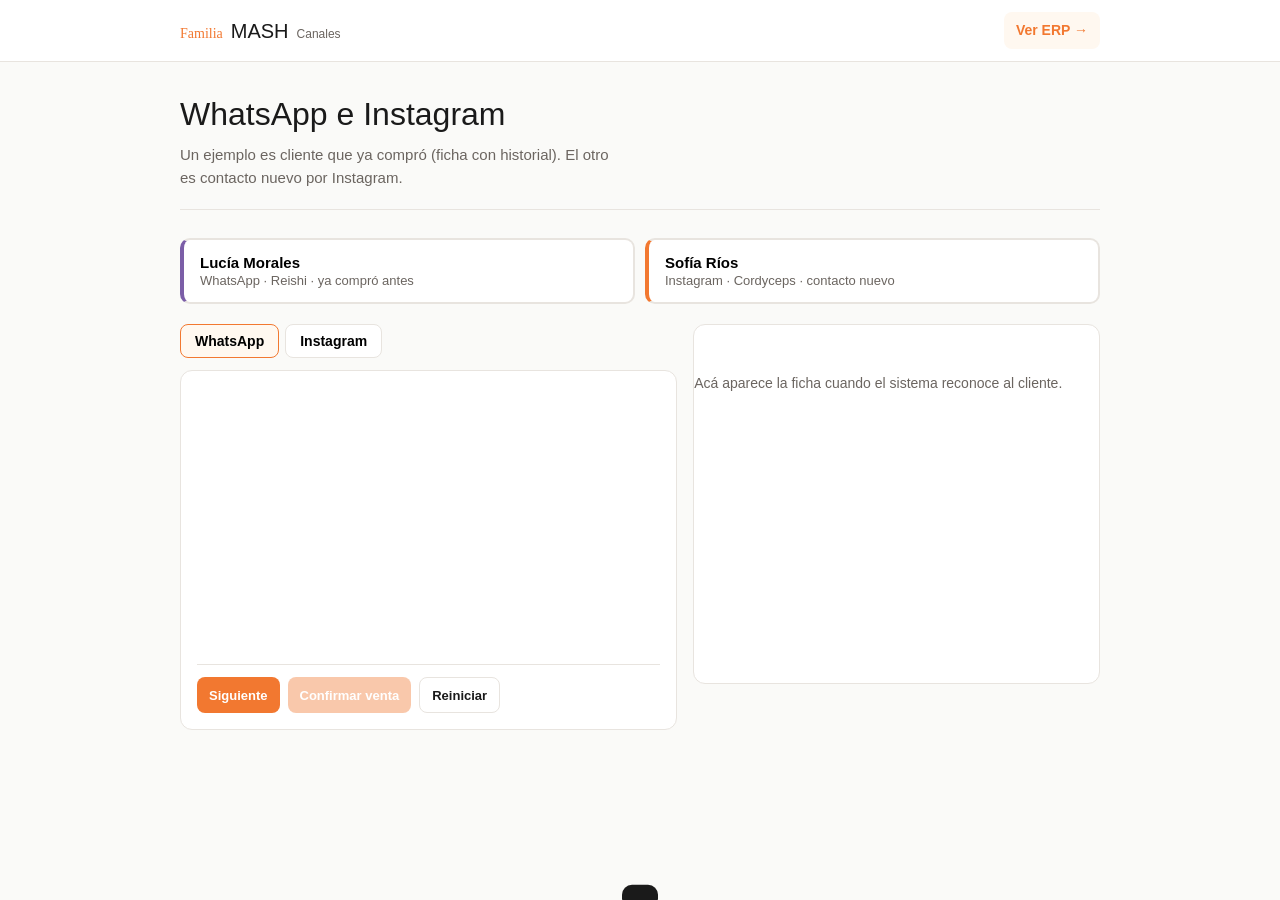
<file: index.html>
<!DOCTYPE html>
<html lang="es">
<head>
<meta charset="UTF-8">
<meta http-equiv="refresh" content="0;url=crm.html">
<title>Mash — Canales</title>
</head>
<body>
<p><a href="crm.html">Ir a Canales →</a></p>
</body>
</html>
</file>
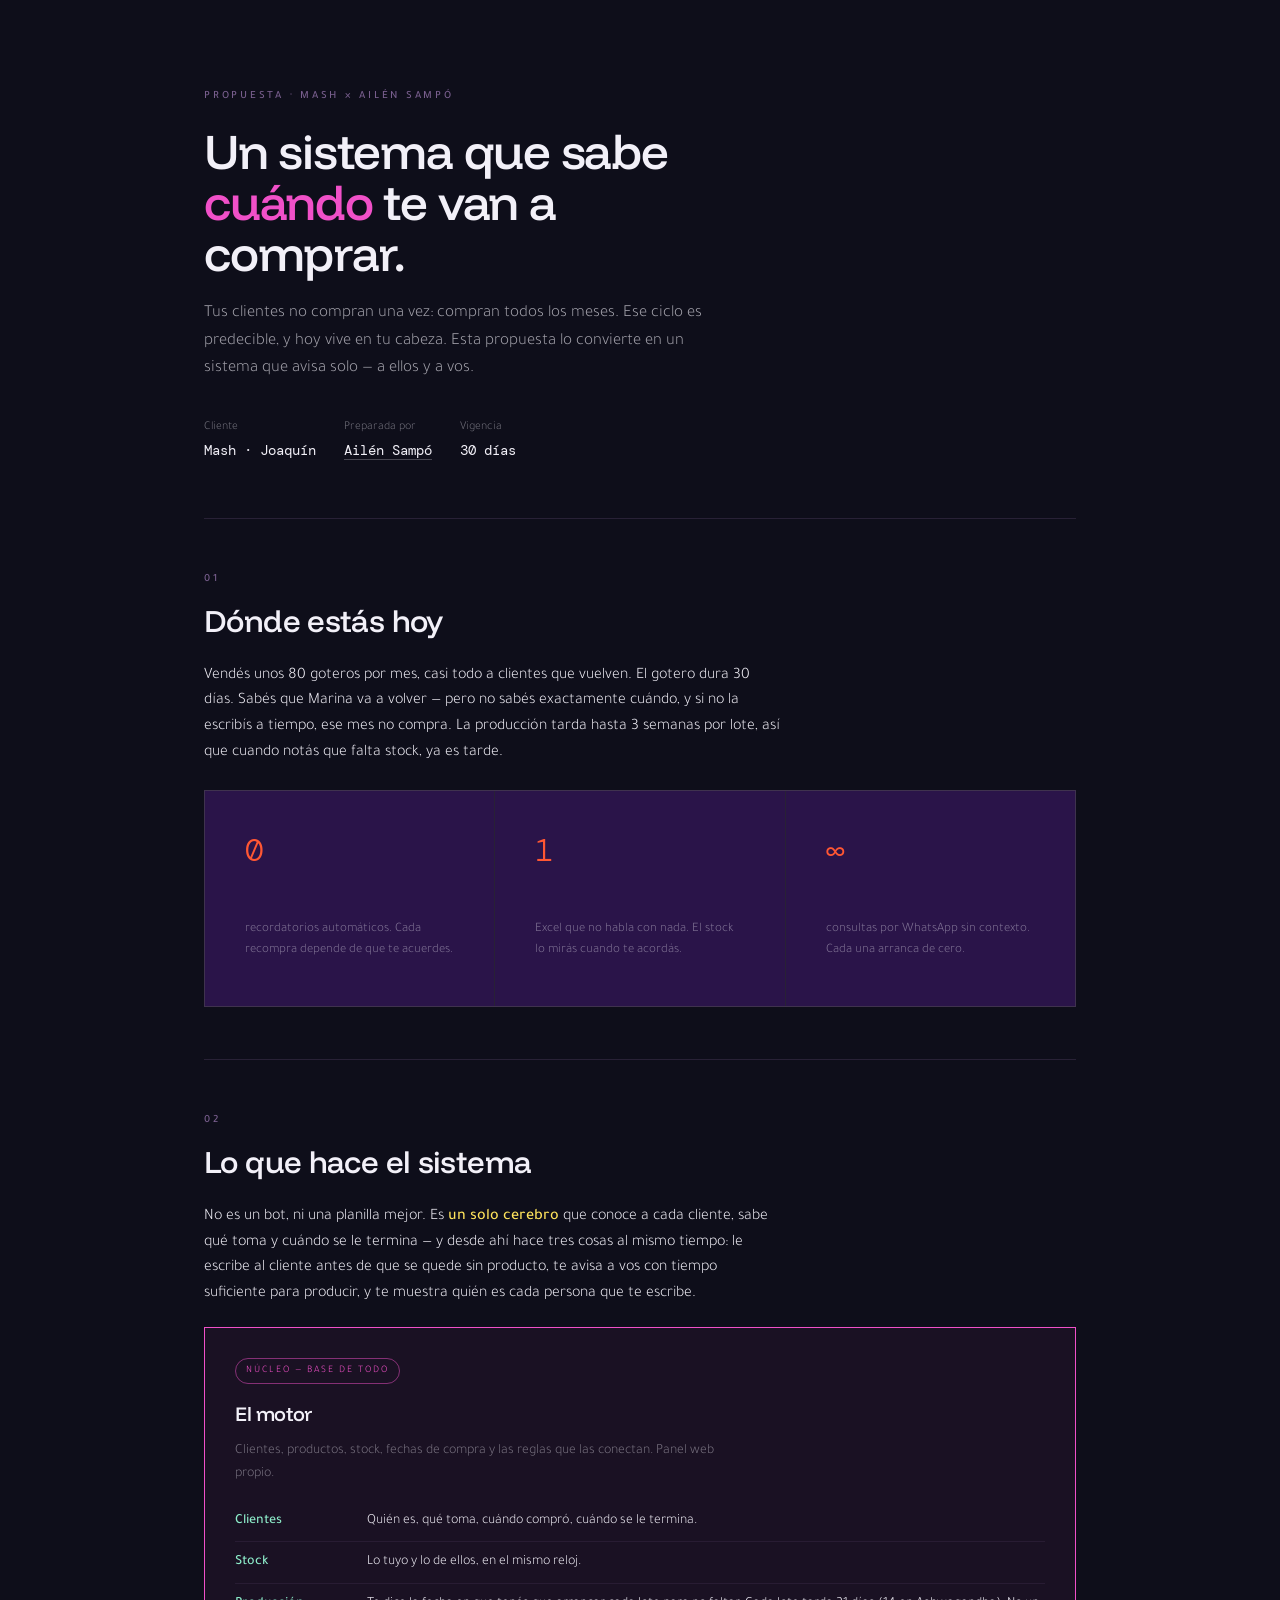
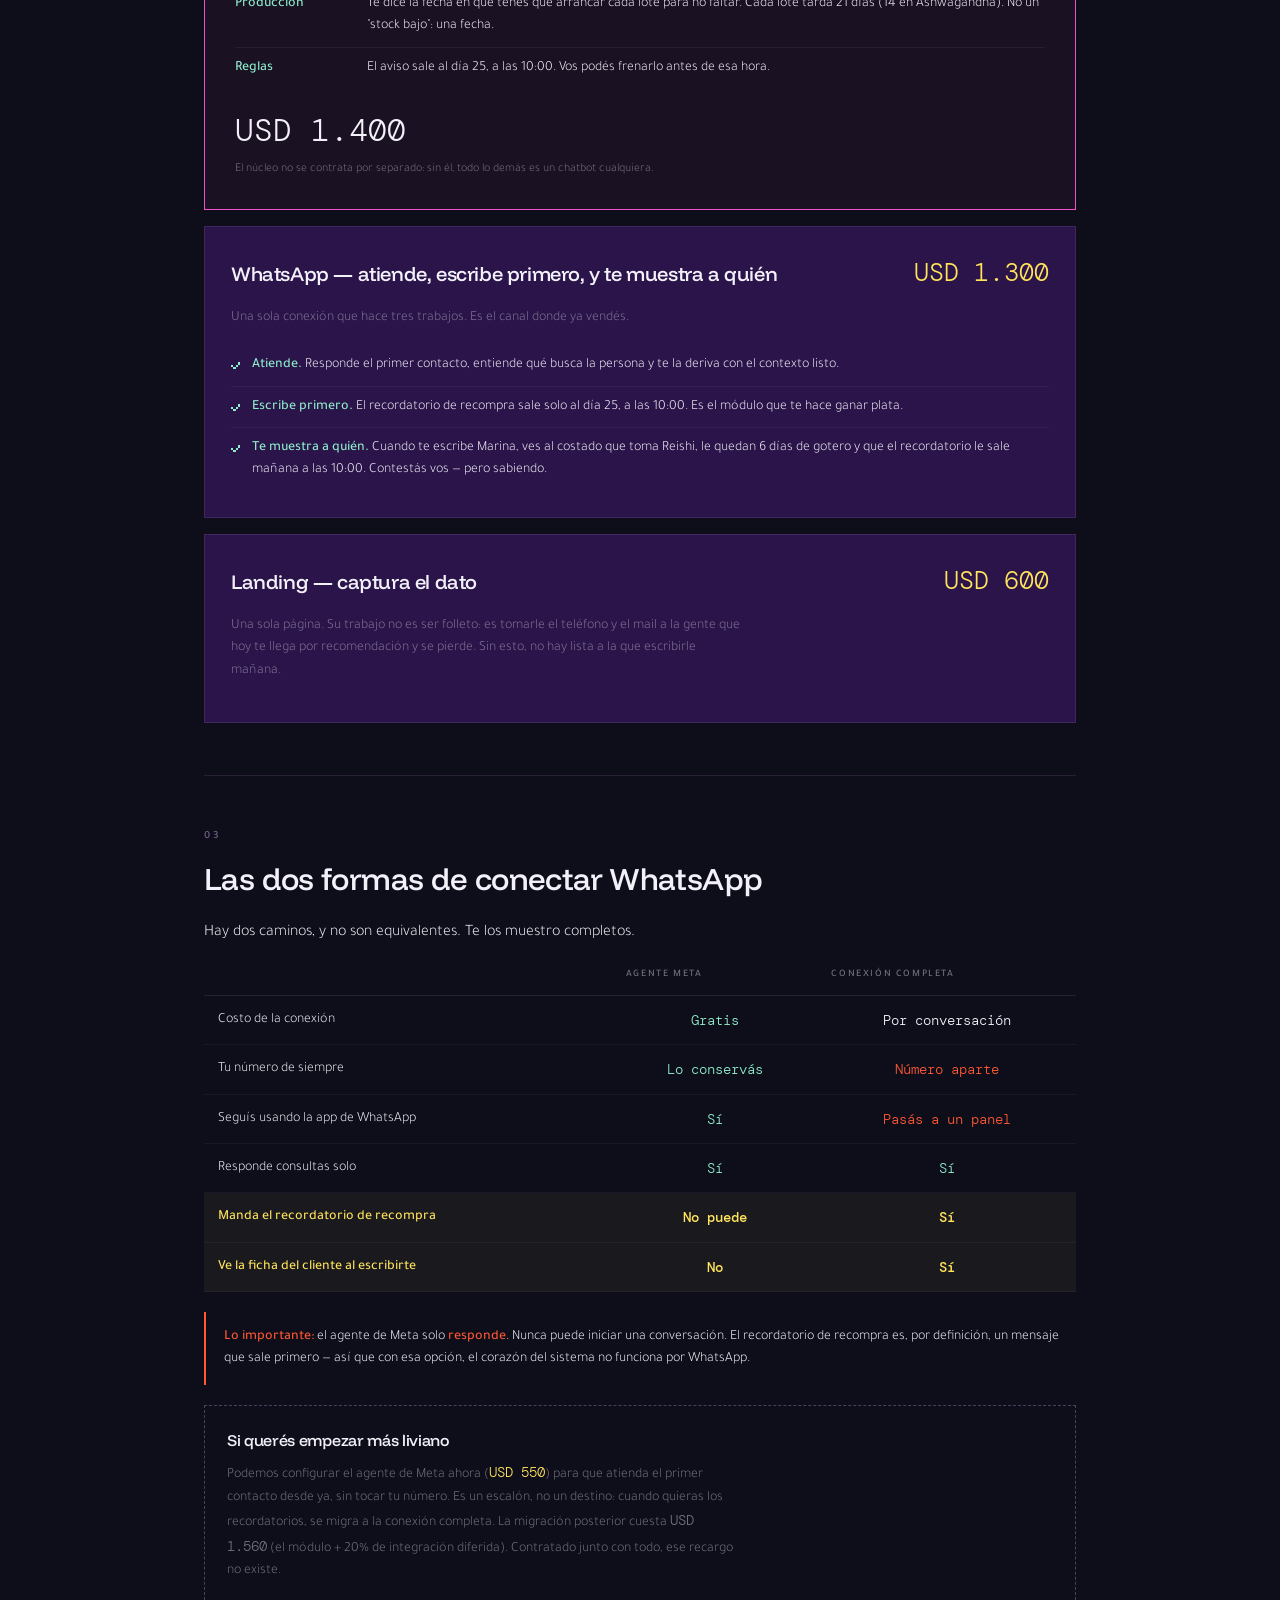
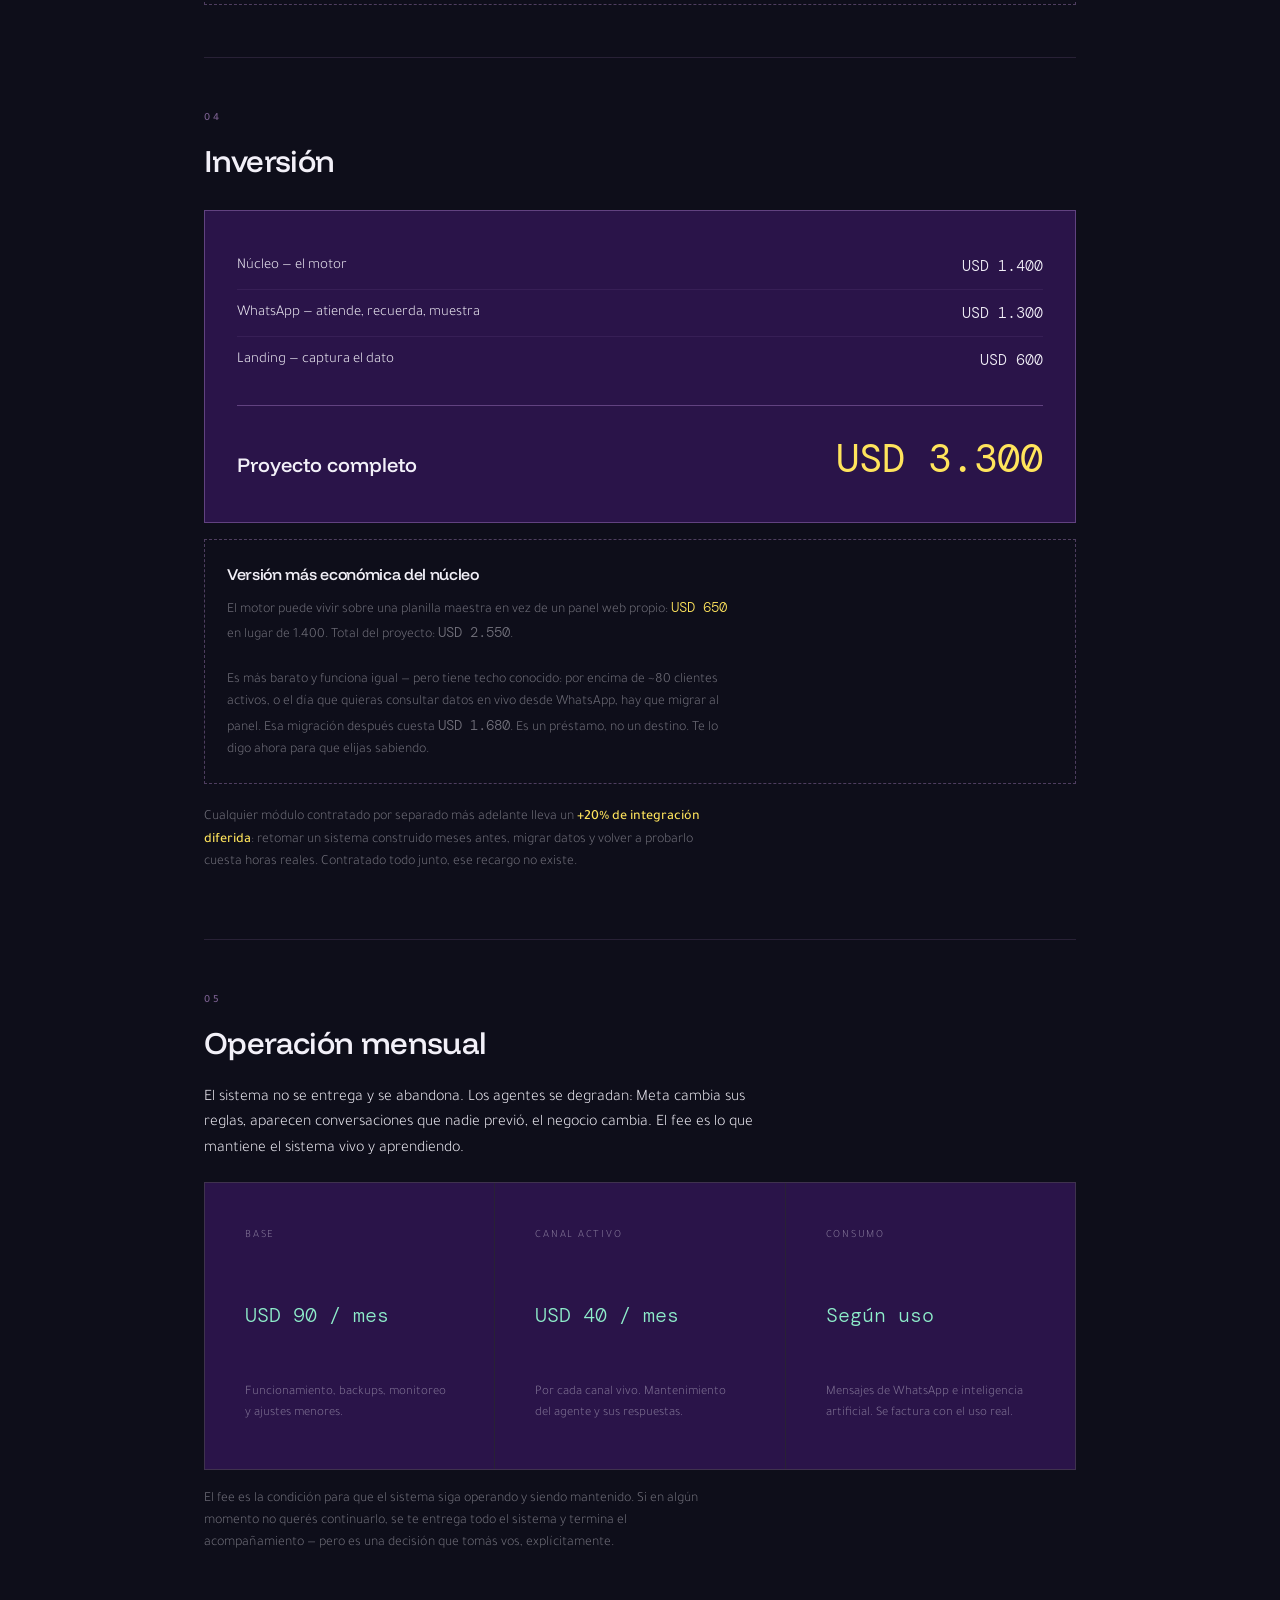
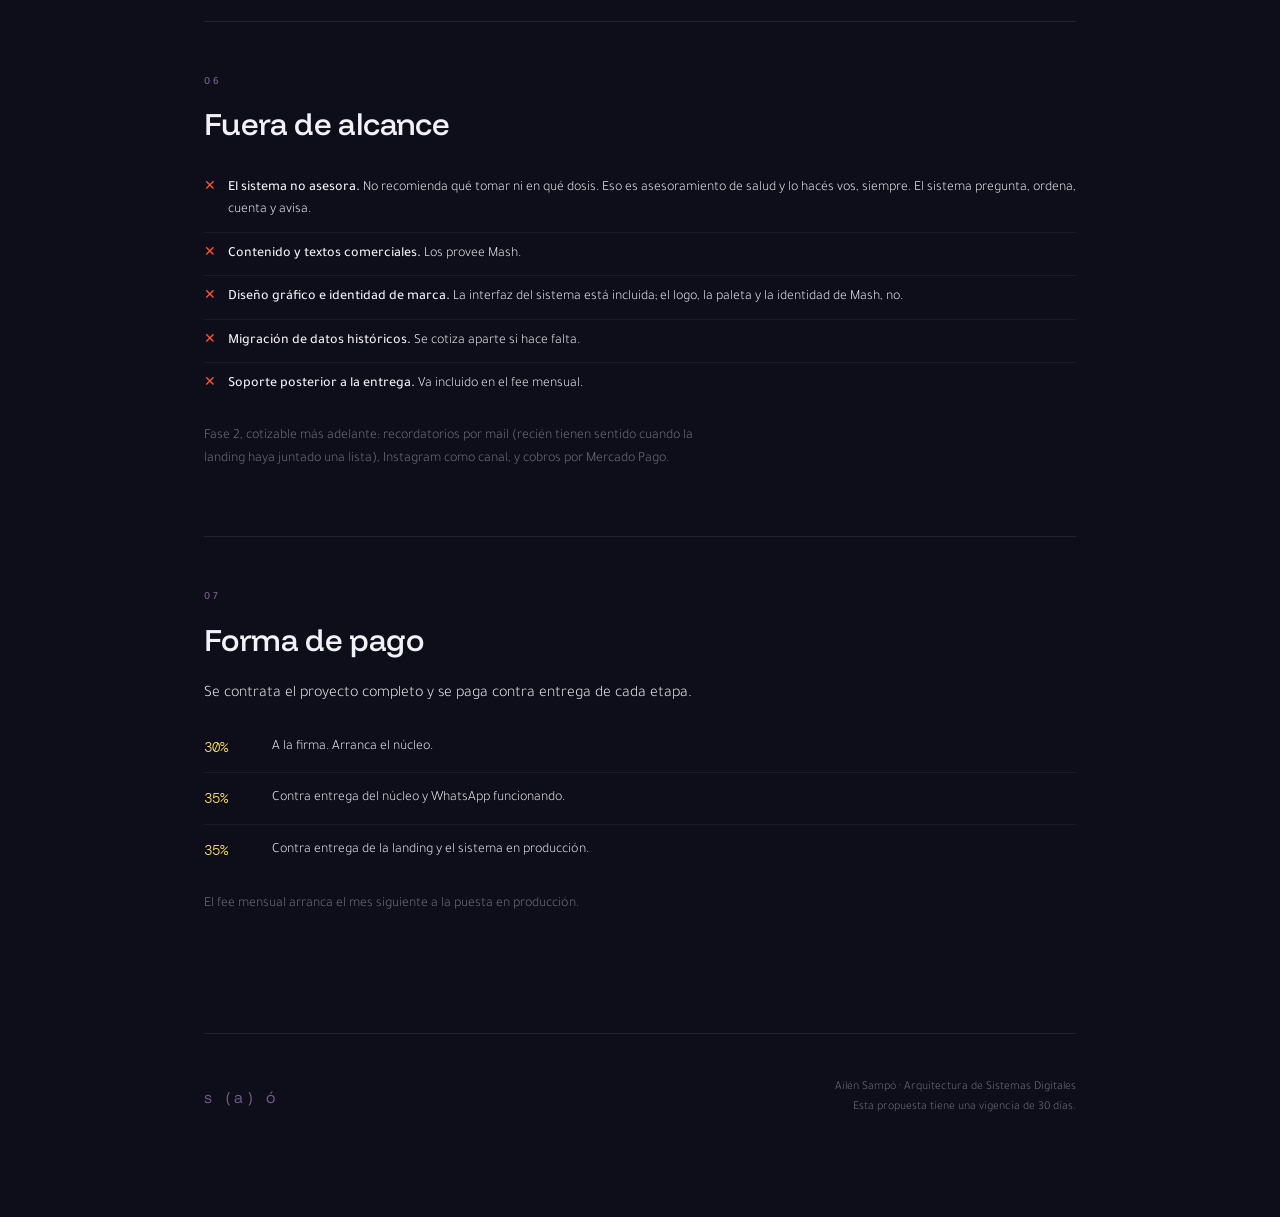
<file: p/mash/index.html>
<!DOCTYPE html>
<html lang="es">
<head>
<meta charset="UTF-8">
<meta name="viewport" content="width=device-width, initial-scale=1.0">
<title>Propuesta — Mash · Ailén Sampó</title>
<link rel="preconnect" href="https://fonts.googleapis.com">
<link rel="preconnect" href="https://fonts.gstatic.com" crossorigin>
<link href="https://fonts.googleapis.com/css2?family=Funnel+Display:wght@300;400;500;600;700&family=Tajawal:wght@300;400;500;700&family=DM+Mono:wght@300;400;500&display=swap" rel="stylesheet">
<style>
:root{
  --plum-deep:#2A1449;
  --soft-lilac:#E1ADFF;
  --orchid-pink:#F050C8;
  --citruz-blaze:#FF5733;
  --sunny-yellow:#FFE45C;
  --seafoam:#8EEECB;
  --ink:#0E0E1A;
  --paper:#F2F0F8;
  --line:rgba(225,173,255,.12);
  --line-strong:rgba(225,173,255,.3);
  --muted:rgba(242,240,248,.44);
}
*,*::before,*::after{box-sizing:border-box;margin:0;padding:0}
body{background:var(--ink);color:var(--paper);font-family:'Tajawal',sans-serif;font-weight:300;line-height:1.6;-webkit-font-smoothing:antialiased}
.wrap{max-width:920px;margin:0 auto;padding:0 24px 100px}
.eyebrow{font-size:11px;font-weight:500;text-transform:uppercase;letter-spacing:.25em;color:var(--soft-lilac);opacity:.5}
.mono{font-family:'DM Mono',monospace;font-variant-numeric:tabular-nums}

/* HERO */
.hero{padding:88px 0 56px}
.hero h1{font-family:'Funnel Display';font-size:49px;font-weight:500;letter-spacing:-.025em;line-height:1.04;margin:20px 0 22px;max-width:17ch}
.hero h1 em{font-style:normal;color:var(--orchid-pink)}
.hero .lead{font-size:17px;opacity:.65;max-width:56ch}
.meta{display:flex;gap:28px;margin-top:36px;flex-wrap:wrap;font-size:12px;color:var(--muted)}
.meta b{display:block;color:var(--paper);font-weight:400;font-size:14px;margin-top:2px;font-family:'DM Mono',monospace}

section{padding:52px 0;border-top:1px solid var(--line)}
h2{font-family:'Funnel Display';font-size:31px;font-weight:500;letter-spacing:-.02em;margin:8px 0 18px}
h3{font-family:'Funnel Display';font-size:20px;font-weight:500;letter-spacing:-.02em}
p{margin-bottom:14px;max-width:64ch}
p.dim{color:var(--muted);font-size:14px}
strong{font-weight:500;color:var(--sunny-yellow)}

/* DIAGNOSTICO */
.diag{display:grid;grid-template-columns:repeat(3,1fr);gap:1px;background:var(--line);border:1px solid var(--line);margin-top:24px}
.diag div{background:var(--plum-deep);padding:22px 20px}
.diag .n{font-family:'DM Mono',monospace;font-size:31px;color:var(--citruz-blaze);line-height:1}
.diag .t{font-size:13px;color:var(--muted);margin-top:10px}

/* NUCLEO */
.nucleo{border:1px solid var(--orchid-pink);background:rgba(240,80,200,.05);padding:30px;margin-top:20px}
.nucleo .badge{display:inline-block;font-size:10px;text-transform:uppercase;letter-spacing:.2em;color:var(--orchid-pink);border:1px solid rgba(240,80,200,.5);padding:4px 10px;border-radius:999px;margin-bottom:14px}
.nucleo .price{font-family:'DM Mono',monospace;font-size:31px;color:var(--paper);margin-top:18px}
.nucleo .price small{font-size:12px;color:var(--muted);display:block;font-family:'Tajawal';margin-top:4px}

/* BLOQUES */
.blk{border:1px solid var(--line);background:var(--plum-deep);padding:26px;margin-top:16px}
.blk-h{display:flex;align-items:baseline;gap:14px;flex-wrap:wrap;margin-bottom:14px}
.blk-h .p{margin-left:auto;font-family:'DM Mono',monospace;font-size:25px;white-space:nowrap}
.fx{margin:16px 0 0;padding-left:0;list-style:none}
.fx li{display:flex;gap:12px;padding:9px 0;border-top:1px solid rgba(225,173,255,.07);font-size:14px}
.fx li:first-child{border-top:0}
.fx .k{color:var(--seafoam);font-weight:500;min-width:120px;flex:none}
.px{width:9px;height:9px;flex:none;image-rendering:pixelated;margin-top:6px}

/* TABLA COMPARATIVA */
table{width:100%;border-collapse:collapse;margin-top:20px;font-size:14px}
th{text-align:left;font-size:10px;font-weight:500;text-transform:uppercase;letter-spacing:.16em;color:var(--muted);padding:0 14px 12px;border-bottom:1px solid var(--line)}
td{padding:13px 14px;border-bottom:1px solid rgba(225,173,255,.06)}
td.c{text-align:center;font-family:'DM Mono',monospace}
.si{color:var(--seafoam)}
.no{color:var(--citruz-blaze)}
tr.key{background:rgba(255,228,92,.05)}
tr.key td{color:var(--sunny-yellow);font-weight:500}

/* PRECIO FINAL */
.total{border:1px solid var(--line-strong);background:var(--plum-deep);padding:32px;margin-top:24px}
.total .rows div{display:flex;justify-content:space-between;padding:11px 0;border-bottom:1px solid rgba(225,173,255,.07);font-size:15px}
.total .rows div:last-child{border-bottom:0}
.total .rows .mono{color:var(--paper)}
.total .big{display:flex;justify-content:space-between;align-items:baseline;margin-top:22px;padding-top:22px;border-top:1px solid var(--line-strong)}
.total .big span{font-family:'Funnel Display';font-size:20px;font-weight:500}
.total .big b{font-family:'DM Mono',monospace;font-size:39px;font-weight:400;color:var(--sunny-yellow)}

.alt{border:1px dashed var(--line-strong);padding:22px;margin-top:16px}
.alt h3{font-size:16px;margin-bottom:8px}

.fee{display:grid;grid-template-columns:repeat(3,1fr);gap:1px;background:var(--line);border:1px solid var(--line);margin-top:20px}
.fee div{background:var(--plum-deep);padding:22px 20px}
.fee .l{font-size:11px;text-transform:uppercase;letter-spacing:.16em;color:var(--muted);margin-bottom:10px}
.fee .v{font-family:'DM Mono',monospace;font-size:20px;color:var(--seafoam)}
.fee .d{font-size:13px;color:var(--muted);margin-top:8px}

.out li{padding:10px 0;border-bottom:1px solid rgba(225,173,255,.07);font-size:14px;list-style:none;display:flex;gap:12px}
.out li:last-child{border-bottom:0}
.out .x{color:var(--citruz-blaze);flex:none}

.pago div{display:flex;gap:16px;padding:14px 0;border-bottom:1px solid rgba(225,173,255,.07);font-size:14px}
.pago div:last-child{border-bottom:0}
.pago .pc{font-family:'DM Mono',monospace;color:var(--sunny-yellow);min-width:52px;flex:none}

.warn{border-left:2px solid var(--citruz-blaze);padding:14px 0 14px 18px;margin:20px 0;font-size:14px;color:var(--paper)}
.warn b{color:var(--citruz-blaze);font-weight:500}

footer{padding:44px 0 0;border-top:1px solid var(--line);margin-top:52px;display:flex;align-items:center;gap:16px;flex-wrap:wrap}
footer a{color:inherit;text-decoration:none;transition:opacity .15s}
footer a:hover{color:var(--paper);opacity:1}
footer .sig{font-family:'Funnel Display';font-size:16px;letter-spacing:.3em;color:var(--soft-lilac);opacity:.5;display:block}
footer a.sig:hover{opacity:1}
footer .v{margin-left:auto;font-size:12px;color:var(--muted);text-align:right;display:block}
footer a.v:hover{color:var(--paper)}
.meta a{color:inherit;text-decoration:none;border-bottom:1px solid rgba(242,240,248,.25)}
.meta a:hover{color:var(--soft-lilac);border-bottom-color:var(--soft-lilac)}

@media(max-width:820px){
  .hero h1{font-size:31px}
  h2{font-size:25px}
  .diag,.fee{grid-template-columns:1fr}
  .blk-h .p{margin-left:0;width:100%}
  .hide-sm{display:none}
}
@media(prefers-reduced-motion:reduce){*{animation:none!important;transition:none!important}}
</style>
</head>
<body>
<div class="wrap">

  <div class="hero">
    <div class="eyebrow">Propuesta · Mash × Ailén Sampó</div>
    <h1>Un sistema que sabe <em>cuándo</em> te van a comprar.</h1>
    <p class="lead">Tus clientes no compran una vez: compran todos los meses. Ese ciclo es predecible, y hoy vive en tu cabeza. Esta propuesta lo convierte en un sistema que avisa solo — a ellos y a vos.</p>
    <div class="meta">
      <div>Cliente<b>Mash · Joaquín</b></div>
      <div>Preparada por<b><a href="https://www.ailensampo.com" target="_blank" rel="noopener">Ailén Sampó</a></b></div>
      <div>Vigencia<b>30 días</b></div>
    </div>
  </div>

  <section>
    <div class="eyebrow">01</div>
    <h2>Dónde estás hoy</h2>
    <p>Vendés unos 80 goteros por mes, casi todo a clientes que vuelven. El gotero dura 30 días. Sabés que Marina va a volver — pero no sabés exactamente cuándo, y si no la escribís a tiempo, ese mes no compra. La producción tarda hasta 3 semanas por lote, así que cuando notás que falta stock, ya es tarde.</p>
    <div class="diag">
      <div><div class="n">0</div><div class="t">recordatorios automáticos. Cada recompra depende de que te acuerdes.</div></div>
      <div><div class="n">1</div><div class="t">Excel que no habla con nada. El stock lo mirás cuando te acordás.</div></div>
      <div><div class="n">∞</div><div class="t">consultas por WhatsApp sin contexto. Cada una arranca de cero.</div></div>
    </div>
  </section>

  <section>
    <div class="eyebrow">02</div>
    <h2>Lo que hace el sistema</h2>
    <p>No es un bot, ni una planilla mejor. Es <strong>un solo cerebro</strong> que conoce a cada cliente, sabe qué toma y cuándo se le termina — y desde ahí hace tres cosas al mismo tiempo: le escribe al cliente antes de que se quede sin producto, te avisa a vos con tiempo suficiente para producir, y te muestra quién es cada persona que te escribe.</p>

    <div class="nucleo">
      <span class="badge">Núcleo — base de todo</span>
      <h3>El motor</h3>
      <p class="dim" style="margin-top:10px">Clientes, productos, stock, fechas de compra y las reglas que las conectan. Panel web propio.</p>
      <ul class="fx">
        <li><span class="k">Clientes</span><span>Quién es, qué toma, cuándo compró, cuándo se le termina.</span></li>
        <li><span class="k">Stock</span><span>Lo tuyo y lo de ellos, en el mismo reloj.</span></li>
        <li><span class="k">Producción</span><span>Te dice la fecha en que tenés que arrancar cada lote para no faltar. Cada lote tarda 21 días (14 en Ashwagandha). No un "stock bajo": una fecha.</span></li>
        <li><span class="k">Reglas</span><span>El aviso sale al día 25, a las 10:00. Vos podés frenarlo antes de esa hora.</span></li>
      </ul>
      <div class="price">USD 1.400<small>El núcleo no se contrata por separado: sin él, todo lo demás es un chatbot cualquiera.</small></div>
    </div>

    <div class="blk">
      <div class="blk-h">
        <h3>WhatsApp — atiende, escribe primero, y te muestra a quién</h3>
        <span class="p" style="color:var(--sunny-yellow)">USD 1.300</span>
      </div>
      <p class="dim">Una sola conexión que hace tres trabajos. Es el canal donde ya vendés.</p>
      <ul class="fx">
        <li><svg class="px" viewBox="0 0 8 8" fill="var(--seafoam)" shape-rendering="crispEdges"><rect x="0" y="4" width="2" height="2"/><rect x="2" y="6" width="2" height="2"/><rect x="4" y="4" width="2" height="2"/><rect x="6" y="2" width="2" height="2"/></svg><span><b style="color:var(--seafoam);font-weight:500">Atiende.</b> Responde el primer contacto, entiende qué busca la persona y te la deriva con el contexto listo.</span></li>
        <li><svg class="px" viewBox="0 0 8 8" fill="var(--seafoam)" shape-rendering="crispEdges"><rect x="0" y="4" width="2" height="2"/><rect x="2" y="6" width="2" height="2"/><rect x="4" y="4" width="2" height="2"/><rect x="6" y="2" width="2" height="2"/></svg><span><b style="color:var(--seafoam);font-weight:500">Escribe primero.</b> El recordatorio de recompra sale solo al día 25, a las 10:00. Es el módulo que te hace ganar plata.</span></li>
        <li><svg class="px" viewBox="0 0 8 8" fill="var(--seafoam)" shape-rendering="crispEdges"><rect x="0" y="4" width="2" height="2"/><rect x="2" y="6" width="2" height="2"/><rect x="4" y="4" width="2" height="2"/><rect x="6" y="2" width="2" height="2"/></svg><span><b style="color:var(--seafoam);font-weight:500">Te muestra a quién.</b> Cuando te escribe Marina, ves al costado que toma Reishi, le quedan 6 días de gotero y que el recordatorio le sale mañana a las 10:00. Contestás vos — pero sabiendo.</span></li>
      </ul>
    </div>

    <div class="blk">
      <div class="blk-h">
        <h3>Landing — captura el dato</h3>
        <span class="p" style="color:var(--sunny-yellow)">USD 600</span>
      </div>
      <p class="dim">Una sola página. Su trabajo no es ser folleto: es tomarle el teléfono y el mail a la gente que hoy te llega por recomendación y se pierde. Sin esto, no hay lista a la que escribirle mañana.</p>
    </div>
  </section>

  <section>
    <div class="eyebrow">03</div>
    <h2>Las dos formas de conectar WhatsApp</h2>
    <p>Hay dos caminos, y no son equivalentes. Te los muestro completos.</p>
    <table>
      <thead><tr><th></th><th class="c">Agente Meta</th><th class="c">Conexión completa</th></tr></thead>
      <tbody>
        <tr><td>Costo de la conexión</td><td class="c si">Gratis</td><td class="c">Por conversación</td></tr>
        <tr><td>Tu número de siempre</td><td class="c si">Lo conservás</td><td class="c no">Número aparte</td></tr>
        <tr><td>Seguís usando la app de WhatsApp</td><td class="c si">Sí</td><td class="c no">Pasás a un panel</td></tr>
        <tr><td>Responde consultas solo</td><td class="c si">Sí</td><td class="c si">Sí</td></tr>
        <tr class="key"><td>Manda el recordatorio de recompra</td><td class="c no">No puede</td><td class="c si">Sí</td></tr>
        <tr class="key"><td>Ve la ficha del cliente al escribirte</td><td class="c no">No</td><td class="c si">Sí</td></tr>
      </tbody>
    </table>
    <div class="warn">
      <b>Lo importante:</b> el agente de Meta solo <b>responde</b>. Nunca puede iniciar una conversación. El recordatorio de recompra es, por definición, un mensaje que sale primero — así que con esa opción, el corazón del sistema no funciona por WhatsApp.
    </div>
    <div class="alt">
      <h3>Si querés empezar más liviano</h3>
      <p class="dim" style="margin:0">Podemos configurar el agente de Meta ahora (<span class="mono" style="color:var(--sunny-yellow)">USD 550</span>) para que atienda el primer contacto desde ya, sin tocar tu número. Es un escalón, no un destino: cuando quieras los recordatorios, se migra a la conexión completa. La migración posterior cuesta <span class="mono">USD 1.560</span> (el módulo + 20% de integración diferida). Contratado junto con todo, ese recargo no existe.</p>
    </div>
  </section>

  <section>
    <div class="eyebrow">04</div>
    <h2>Inversión</h2>
    <div class="total">
      <div class="rows">
        <div><span>Núcleo — el motor</span><span class="mono">USD 1.400</span></div>
        <div><span>WhatsApp — atiende, recuerda, muestra</span><span class="mono">USD 1.300</span></div>
        <div><span>Landing — captura el dato</span><span class="mono">USD 600</span></div>
      </div>
      <div class="big"><span>Proyecto completo</span><b>USD 3.300</b></div>
    </div>

    <div class="alt">
      <h3>Versión más económica del núcleo</h3>
      <p class="dim" style="margin:0">El motor puede vivir sobre una planilla maestra en vez de un panel web propio: <span class="mono" style="color:var(--sunny-yellow)">USD 650</span> en lugar de 1.400. Total del proyecto: <span class="mono">USD 2.550</span>.<br><br>Es más barato y funciona igual — pero tiene techo conocido: por encima de ~80 clientes activos, o el día que quieras consultar datos en vivo desde WhatsApp, hay que migrar al panel. Esa migración después cuesta <span class="mono">USD 1.680</span>. Es un préstamo, no un destino. Te lo digo ahora para que elijas sabiendo.</p>
    </div>

    <p class="dim" style="margin-top:22px">Cualquier módulo contratado por separado más adelante lleva un <strong>+20% de integración diferida</strong>: retomar un sistema construido meses antes, migrar datos y volver a probarlo cuesta horas reales. Contratado todo junto, ese recargo no existe.</p>
  </section>

  <section>
    <div class="eyebrow">05</div>
    <h2>Operación mensual</h2>
    <p>El sistema no se entrega y se abandona. Los agentes se degradan: Meta cambia sus reglas, aparecen conversaciones que nadie previó, el negocio cambia. El fee es lo que mantiene el sistema vivo y aprendiendo.</p>
    <div class="fee">
      <div><div class="l">Base</div><div class="v">USD 90 / mes</div><div class="d">Funcionamiento, backups, monitoreo y ajustes menores.</div></div>
      <div><div class="l">Canal activo</div><div class="v">USD 40 / mes</div><div class="d">Por cada canal vivo. Mantenimiento del agente y sus respuestas.</div></div>
      <div><div class="l">Consumo</div><div class="v">Según uso</div><div class="d">Mensajes de WhatsApp e inteligencia artificial. Se factura con el uso real.</div></div>
    </div>
    <p class="dim" style="margin-top:18px">El fee es la condición para que el sistema siga operando y siendo mantenido. Si en algún momento no querés continuarlo, se te entrega todo el sistema y termina el acompañamiento — pero es una decisión que tomás vos, explícitamente.</p>
  </section>

  <section>
    <div class="eyebrow">06</div>
    <h2>Fuera de alcance</h2>
    <ul class="out">
      <li><span class="x">✕</span><span><b style="font-weight:500">El sistema no asesora.</b> No recomienda qué tomar ni en qué dosis. Eso es asesoramiento de salud y lo hacés vos, siempre. El sistema pregunta, ordena, cuenta y avisa.</span></li>
      <li><span class="x">✕</span><span><b style="font-weight:500">Contenido y textos comerciales.</b> Los provee Mash.</span></li>
      <li><span class="x">✕</span><span><b style="font-weight:500">Diseño gráfico e identidad de marca.</b> La interfaz del sistema está incluida; el logo, la paleta y la identidad de Mash, no.</span></li>
      <li><span class="x">✕</span><span><b style="font-weight:500">Migración de datos históricos.</b> Se cotiza aparte si hace falta.</span></li>
      <li><span class="x">✕</span><span><b style="font-weight:500">Soporte posterior a la entrega.</b> Va incluido en el fee mensual.</span></li>
    </ul>
    <p class="dim" style="margin-top:20px">Fase 2, cotizable más adelante: recordatorios por mail (recién tienen sentido cuando la landing haya juntado una lista), Instagram como canal, y cobros por Mercado Pago.</p>
  </section>

  <section>
    <div class="eyebrow">07</div>
    <h2>Forma de pago</h2>
    <p>Se contrata el proyecto completo y se paga contra entrega de cada etapa.</p>
    <div class="pago">
      <div><span class="pc">30%</span><span>A la firma. Arranca el núcleo.</span></div>
      <div><span class="pc">35%</span><span>Contra entrega del núcleo y WhatsApp funcionando.</span></div>
      <div><span class="pc">35%</span><span>Contra entrega de la landing y el sistema en producción.</span></div>
    </div>
    <p class="dim" style="margin-top:18px">El fee mensual arranca el mes siguiente a la puesta en producción.</p>
  </section>

  <footer>
    <a class="sig" href="https://www.ailensampo.com" target="_blank" rel="noopener">s (a) ó</a>
    <a class="v" href="https://www.ailensampo.com" target="_blank" rel="noopener">Ailén Sampó · Arquitectura de Sistemas Digitales<br>Esta propuesta tiene una vigencia de 30 días.</a>
  </footer>

</div>
</body>
</html>
</file>
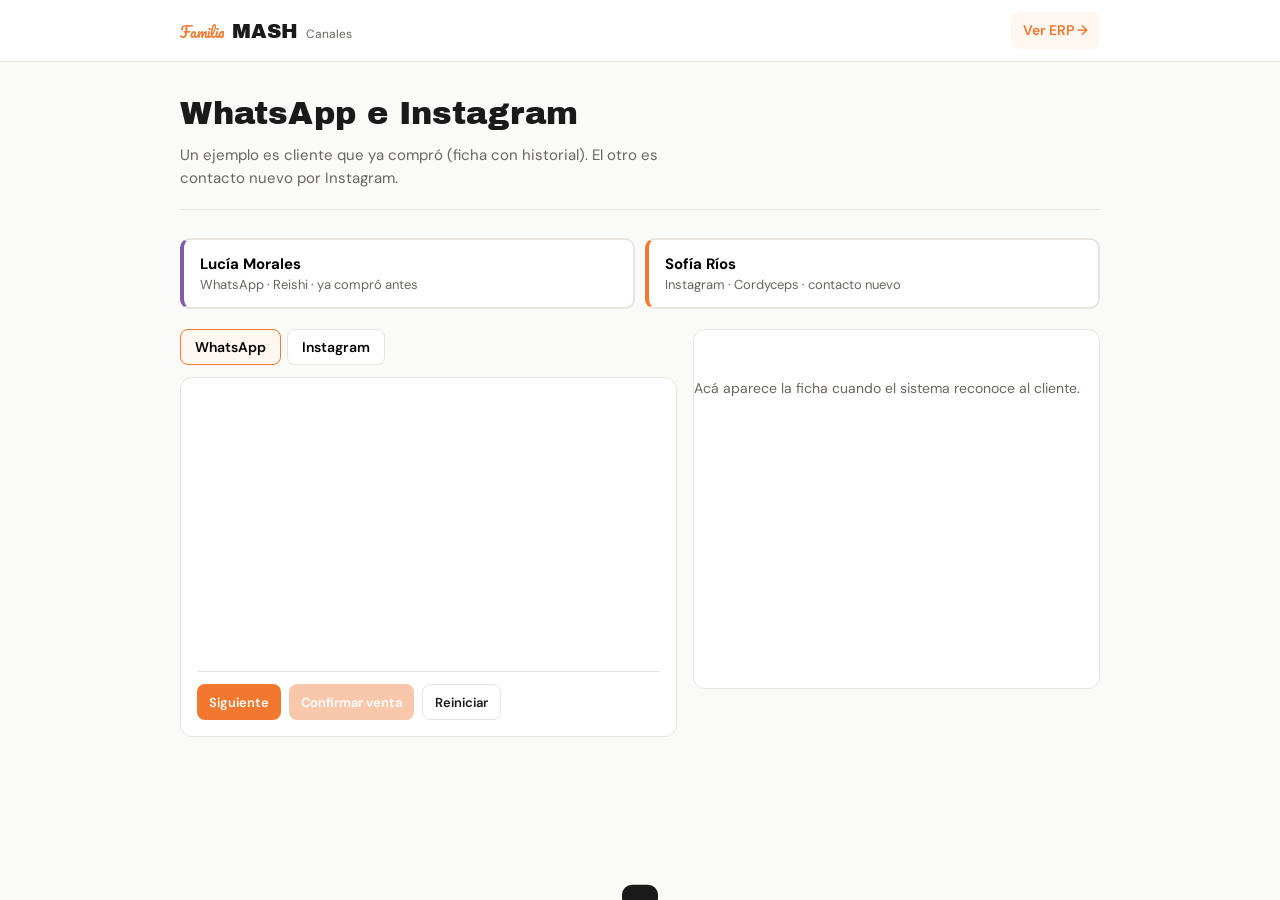
<file: crm.html>
<!DOCTYPE html>
<html lang="es">
<head>
<meta charset="UTF-8">
<meta name="viewport" content="width=device-width, initial-scale=1.0">
<title>Mash — Canales</title>
<link rel="preconnect" href="https://fonts.googleapis.com">
<link rel="preconnect" href="https://fonts.gstatic.com" crossorigin>
<link href="https://fonts.googleapis.com/css2?family=Archivo+Black&family=DM+Sans:wght@400;500;600&family=DM+Mono:wght@400;500&family=Pacifico&display=swap" rel="stylesheet">
<link rel="stylesheet" href="mash-ui.css">
</head>
<body class="page-canales">

<div class="topbar">
  <div class="topbar-inner">
    <a class="logo" href="crm.html">
      <span class="logo-script">Familia</span>
      <span class="logo-main">MASH</span>
      <span class="logo-panel">Canales</span>
    </a>
    <div class="topbar-right">
      <a class="link-nav" href="erp.html">Ver ERP →</a>
    </div>
  </div>
</div>

<div class="wrap">
  <div class="page-intro">
    <h1>WhatsApp e Instagram</h1>
    <p>Un ejemplo es cliente que ya compró (ficha con historial). El otro es contacto nuevo por Instagram.</p>
  </div>

  <div class="pick-row">
    <button type="button" class="pick-btn" data-start="wa">
      <strong>Lucía Morales</strong>
      <span>WhatsApp · Reishi · ya compró antes</span>
    </button>
    <button type="button" class="pick-btn" data-start="ig">
      <strong>Sofía Ríos</strong>
      <span>Instagram · Cordyceps · contacto nuevo</span>
    </button>
  </div>

  <div class="crm-split">
    <div>
      <div class="ch-tabs">
        <button type="button" class="ch-tab active" data-ch="wa">WhatsApp</button>
        <button type="button" class="ch-tab" data-ch="ig">Instagram</button>
      </div>
      <div class="chat">
        <div class="chat-msgs" id="chat-msgs" aria-live="polite"></div>
        <div class="chat-foot">
          <button type="button" class="btn btn-sm" id="chat-next">Siguiente</button>
          <button type="button" class="btn btn-sm" id="chat-erp" disabled>Confirmar venta</button>
          <button type="button" class="btn btn-sm ghost" id="chat-reset">Reiniciar</button>
        </div>
      </div>
    </div>

    <div class="ficha empty" id="ficha-panel">
      <p class="ficha-placeholder">Acá aparece la ficha cuando el sistema reconoce al cliente.</p>
    </div>
  </div>
</div>

<div class="toast" id="toast" role="status"></div>
<div class="log" id="log" style="display:none"></div>

<script src="mash-core.js"></script>
<script src="crm-ui.js"></script>
</body>
</html>
</file>
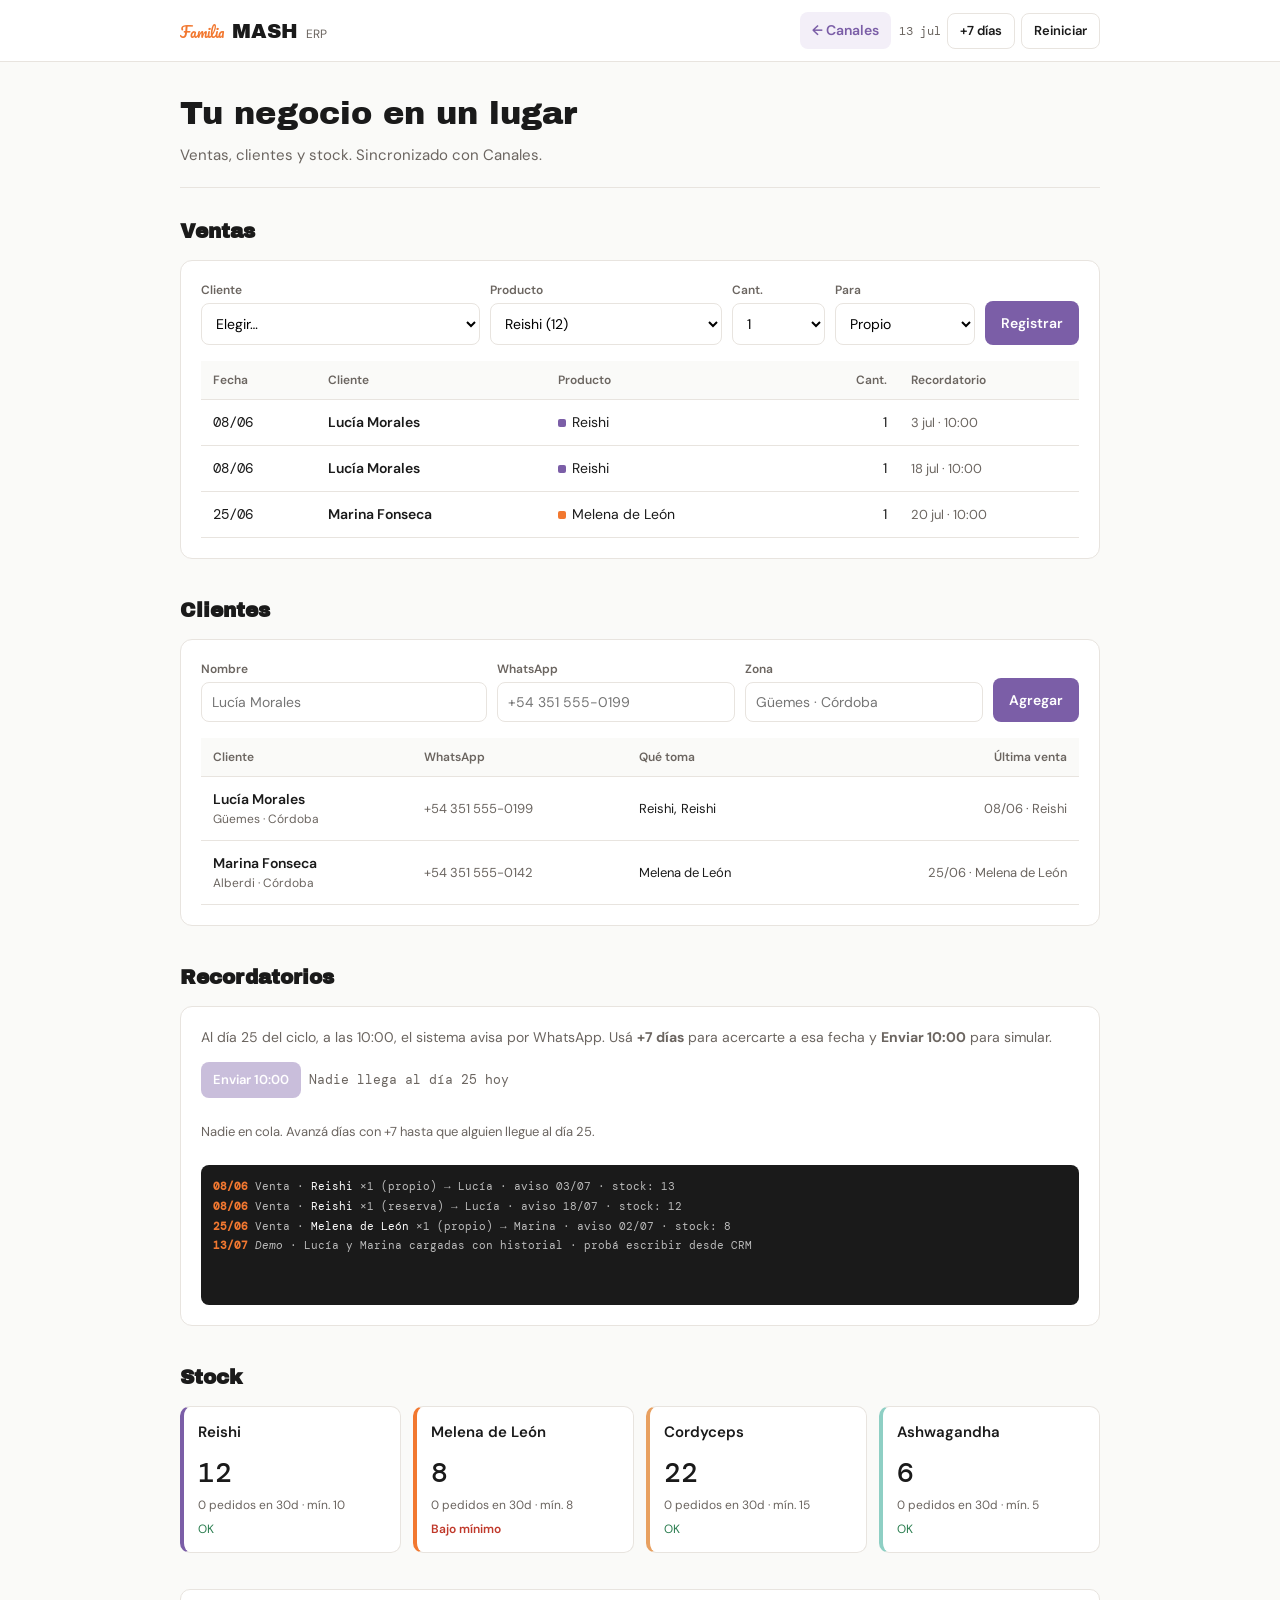
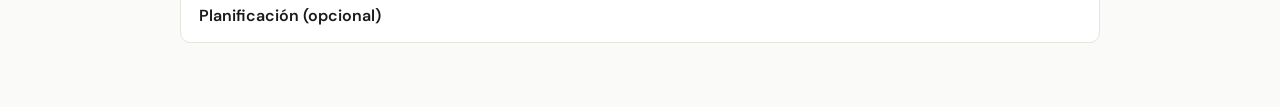
<file: erp.html>
<!DOCTYPE html>
<html lang="es">
<head>
<meta charset="UTF-8">
<meta name="viewport" content="width=device-width, initial-scale=1.0">
<title>Mash — ERP</title>
<link rel="preconnect" href="https://fonts.googleapis.com">
<link rel="preconnect" href="https://fonts.gstatic.com" crossorigin>
<link href="https://fonts.googleapis.com/css2?family=Archivo+Black&family=DM+Sans:wght@400;500;600&family=DM+Mono:wght@400;500&family=Pacifico&display=swap" rel="stylesheet">
<link rel="stylesheet" href="mash-ui.css">
</head>
<body class="page-erp">

<div class="topbar">
  <div class="topbar-inner">
    <a class="logo" href="crm.html">
      <span class="logo-script">Familia</span>
      <span class="logo-main">MASH</span>
      <span class="logo-panel">ERP</span>
    </a>
    <div class="topbar-right">
      <a class="link-nav" href="crm.html">← Canales</a>
      <div class="sim-bar">
        <span class="mono" id="today">—</span>
        <button class="btn btn-sm" id="d7" type="button">+7 días</button>
        <button class="btn btn-sm" id="reset" type="button">Reiniciar</button>
      </div>
    </div>
  </div>
</div>

<div class="wrap">
  <div class="page-intro">
    <h1>Tu negocio en un lugar</h1>
    <p>Ventas, clientes y stock. Sincronizado con Canales.</p>
  </div>

  <section id="ventas">
    <h2>Ventas</h2>
    <div class="panel">
      <div class="sale-row">
        <div><label for="sale-client">Cliente</label><select id="sale-client"></select></div>
        <div><label for="sale-product">Producto</label><select id="sale-product"></select></div>
        <div><label for="sale-cant">Cant.</label><select id="sale-cant"><option value="1">1</option><option value="2">2</option><option value="3">3</option></select></div>
        <div><label for="sale-para">Para</label><select id="sale-para"><option value="propio">Propio</option><option value="reserva">Reserva</option></select></div>
        <button class="btn" id="sale-submit" type="button">Registrar</button>
      </div>
      <div class="table-scroll">
        <table>
          <thead><tr><th>Fecha</th><th>Cliente</th><th>Producto</th><th class="r">Cant.</th><th class="hide-sm">Recordatorio</th></tr></thead>
          <tbody id="ventas-table"></tbody>
        </table>
      </div>
    </div>
  </section>

  <section id="clientes">
    <h2>Clientes</h2>
    <div class="panel">
      <div class="client-row">
        <div><label for="cli-nom">Nombre</label><input id="cli-nom" type="text" placeholder="Lucía Morales" autocomplete="name"></div>
        <div><label for="cli-tel">WhatsApp</label><input id="cli-tel" type="tel" placeholder="+54 351 555-0199" autocomplete="tel"></div>
        <div><label for="cli-z">Zona</label><input id="cli-z" type="text" placeholder="Güemes · Córdoba"></div>
        <button class="btn" id="cli-submit" type="button">Agregar</button>
      </div>
      <p id="clientes-hint" class="empty" style="display:none;margin-bottom:12px">Sin clientes todavía. Agregá uno arriba o cargá la demo con historial.</p>
      <div class="table-scroll">
        <table>
          <thead><tr><th>Cliente</th><th class="hide-sm">WhatsApp</th><th>Qué toma</th><th class="r">Última venta</th></tr></thead>
          <tbody id="clientes-table"></tbody>
        </table>
      </div>
      <button class="btn btn-sm ghost" id="load-demo" type="button" style="margin-top:12px">Cargar Lucía y Marina (demo)</button>
    </div>
  </section>

  <section id="recordatorios">
    <h2>Recordatorios</h2>
    <div class="panel">
      <p style="font-size:14px;color:var(--muted);margin-bottom:14px">Al día 25 del ciclo, a las 10:00, el sistema avisa por WhatsApp. Usá <strong>+7 días</strong> para acercarte a esa fecha y <strong>Enviar 10:00</strong> para simular.</p>
      <div style="display:flex;gap:8px;flex-wrap:wrap;margin-bottom:16px;align-items:center">
        <button class="btn btn-sm" id="t10" type="button" disabled>Enviar 10:00</button>
        <span class="mono" id="qcount" style="font-size:13px;color:var(--muted)">—</span>
      </div>
      <div id="cola"></div>
      <div class="log" id="log" style="margin-top:16px"></div>
    </div>
  </section>

  <section id="stock">
    <h2>Stock</h2>
    <div class="grid-stock" id="productos"></div>
  </section>

  <details class="more">
    <summary>Planificación (opcional)</summary>
    <div class="more-body">
      <div id="demanda" style="margin-top:12px"></div>
    </div>
  </details>

  <div id="lotes" style="display:none"></div>
  <div id="kpis" style="display:none"></div>
  <button id="d1" type="button" style="display:none"></button>
</div>

<script src="mash-core.js"></script>
<script src="erp-ui.js"></script>
</body>
</html>
</file>
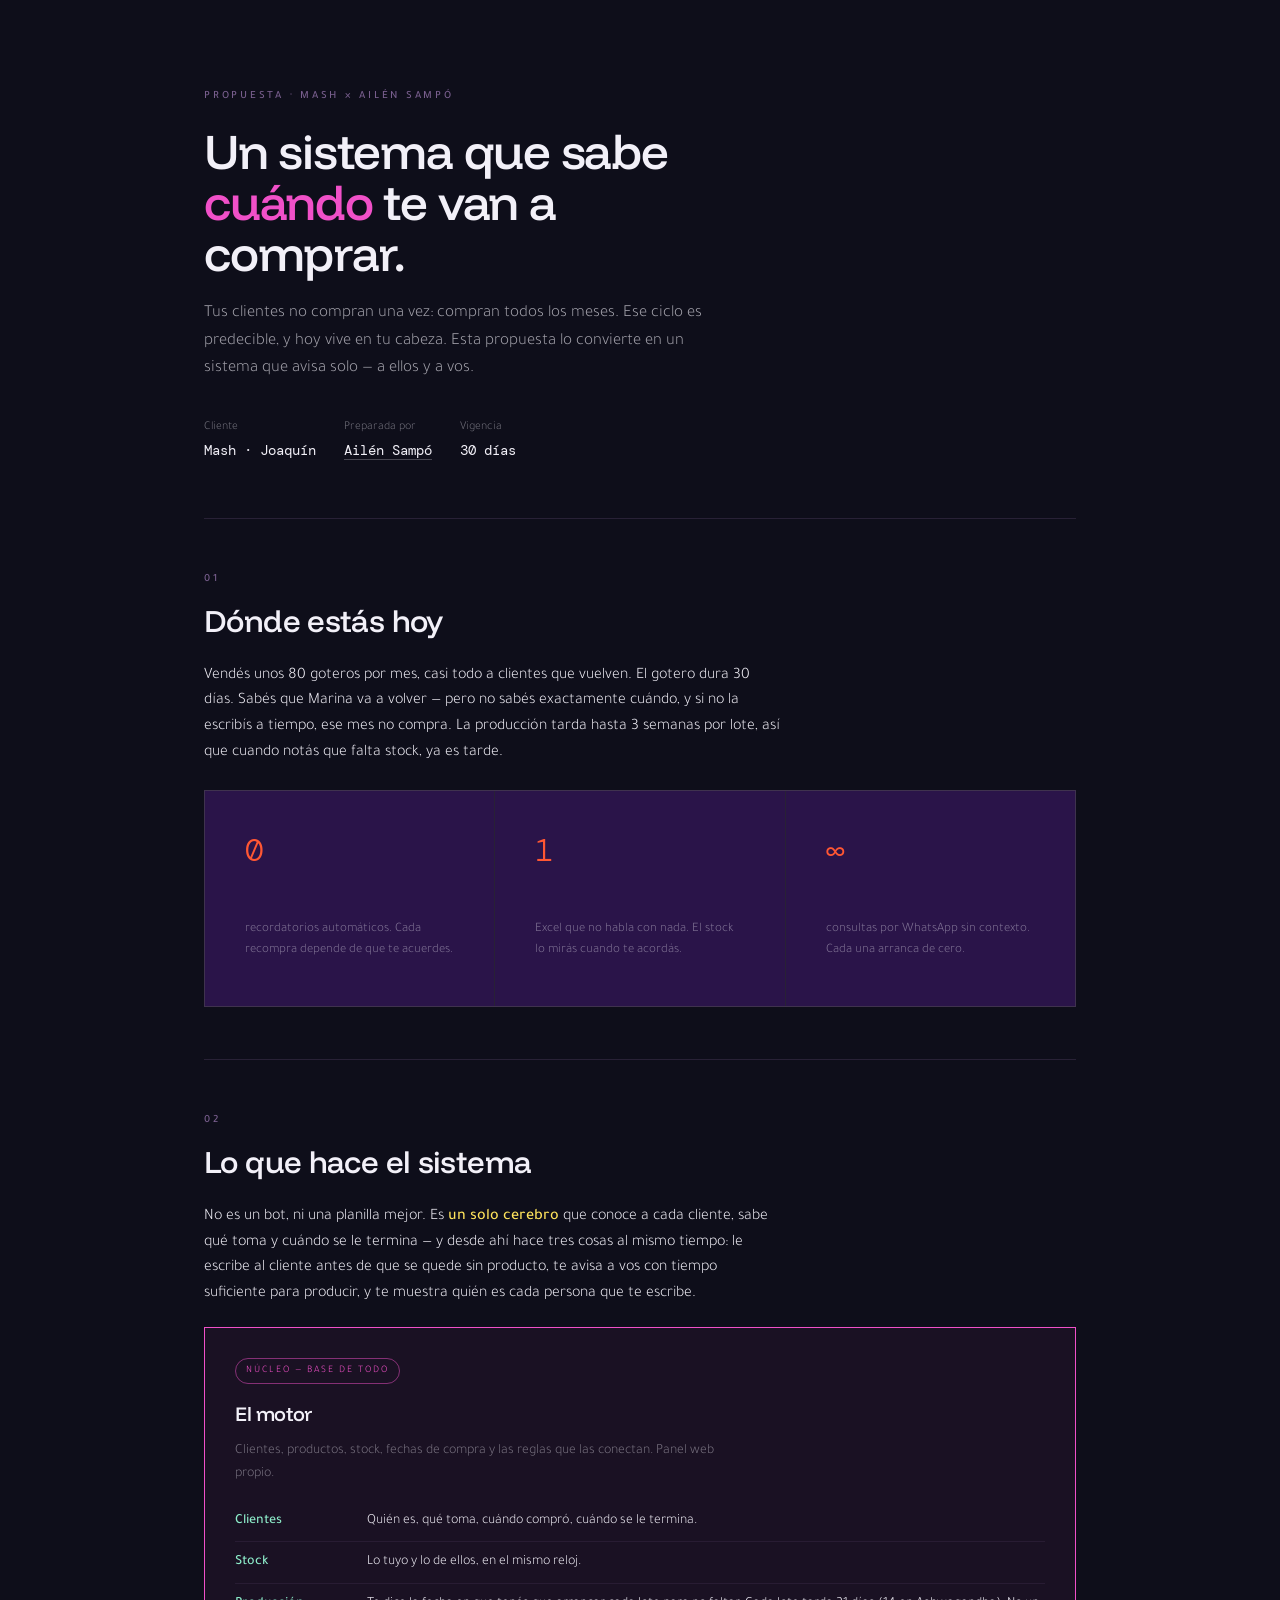
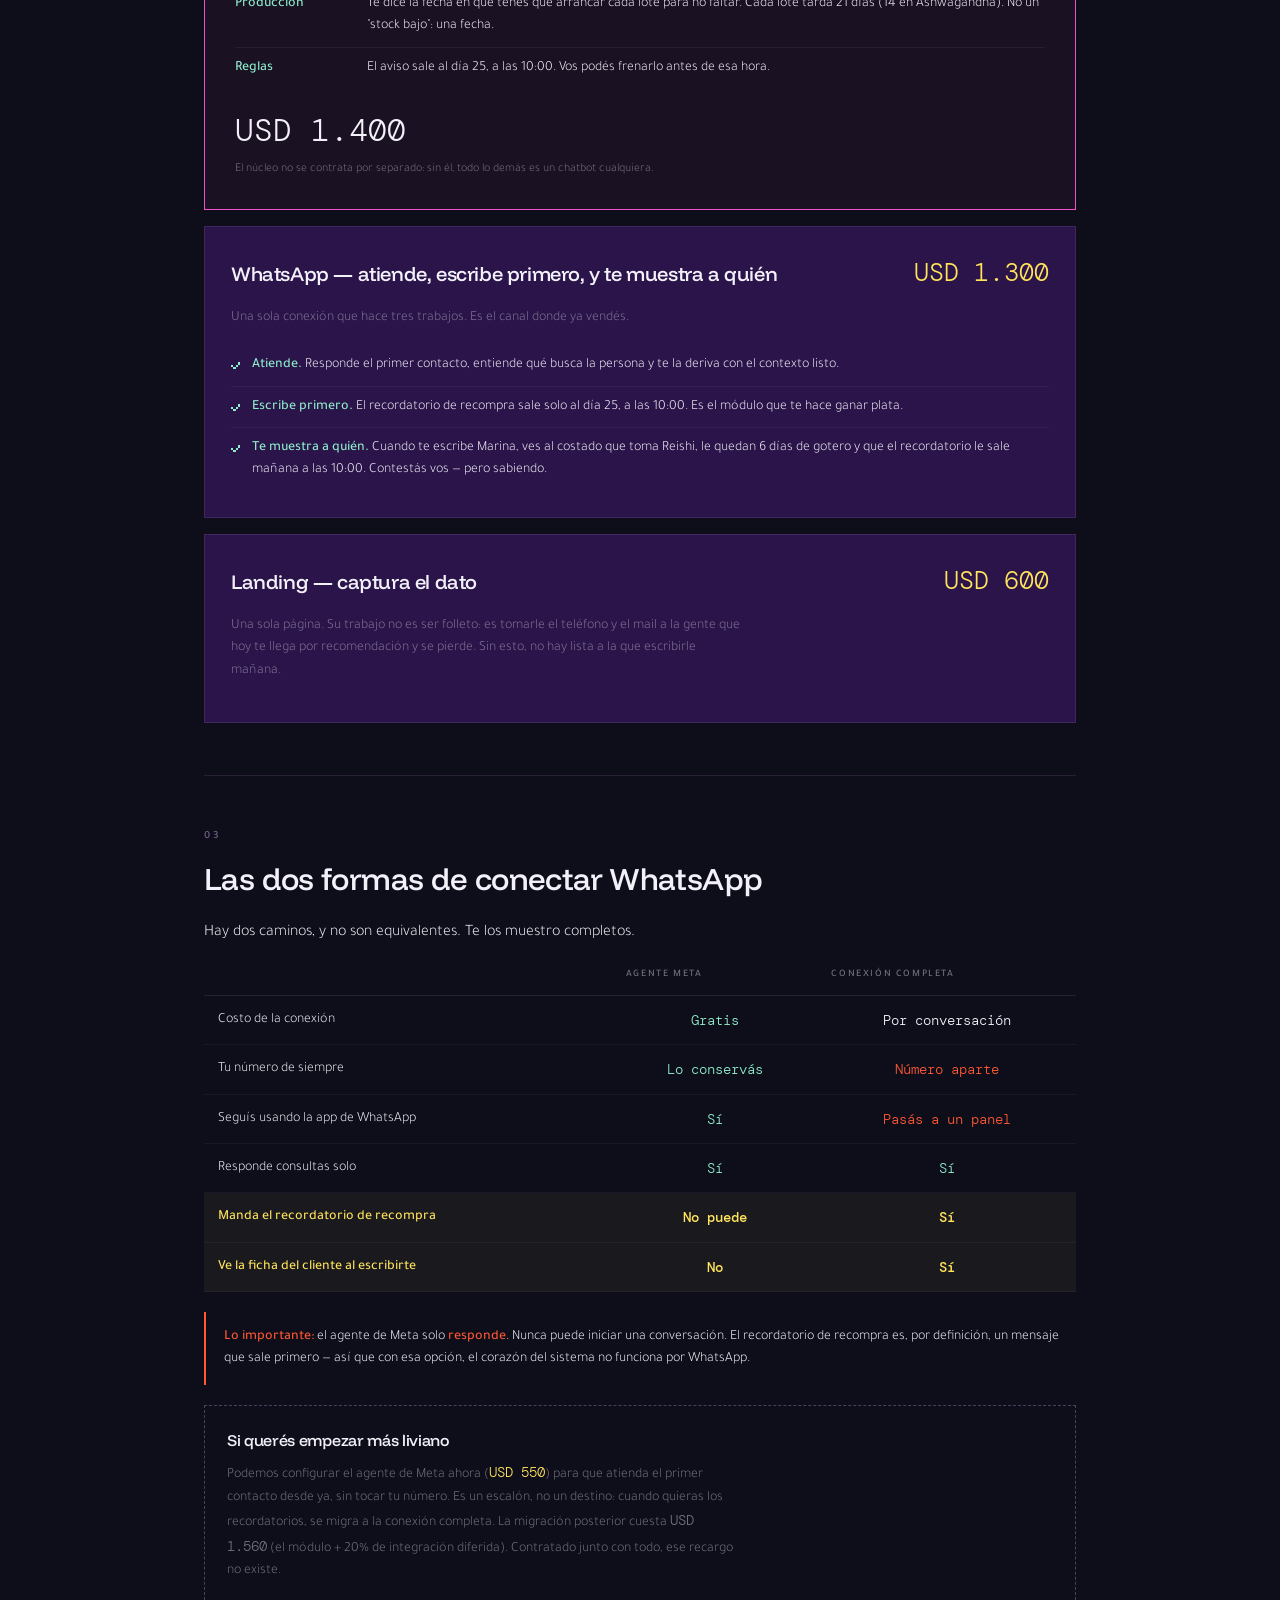
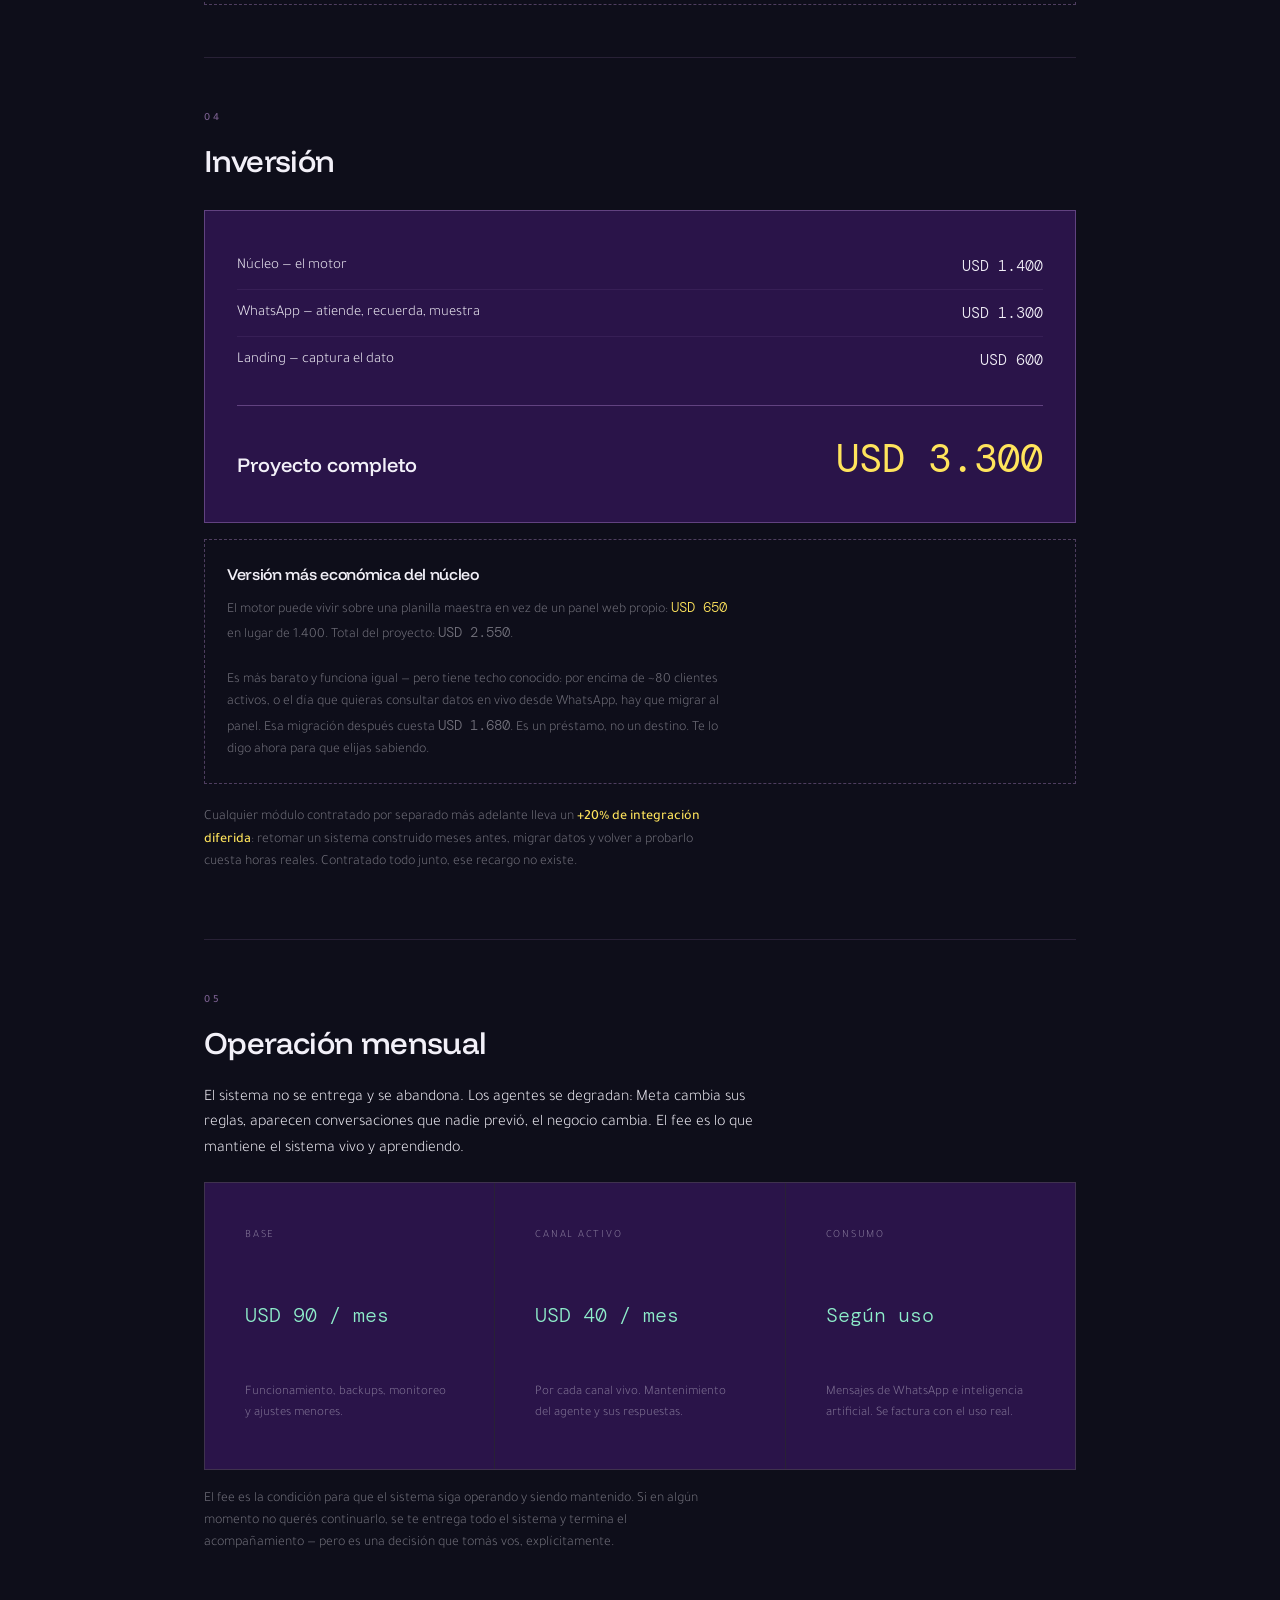
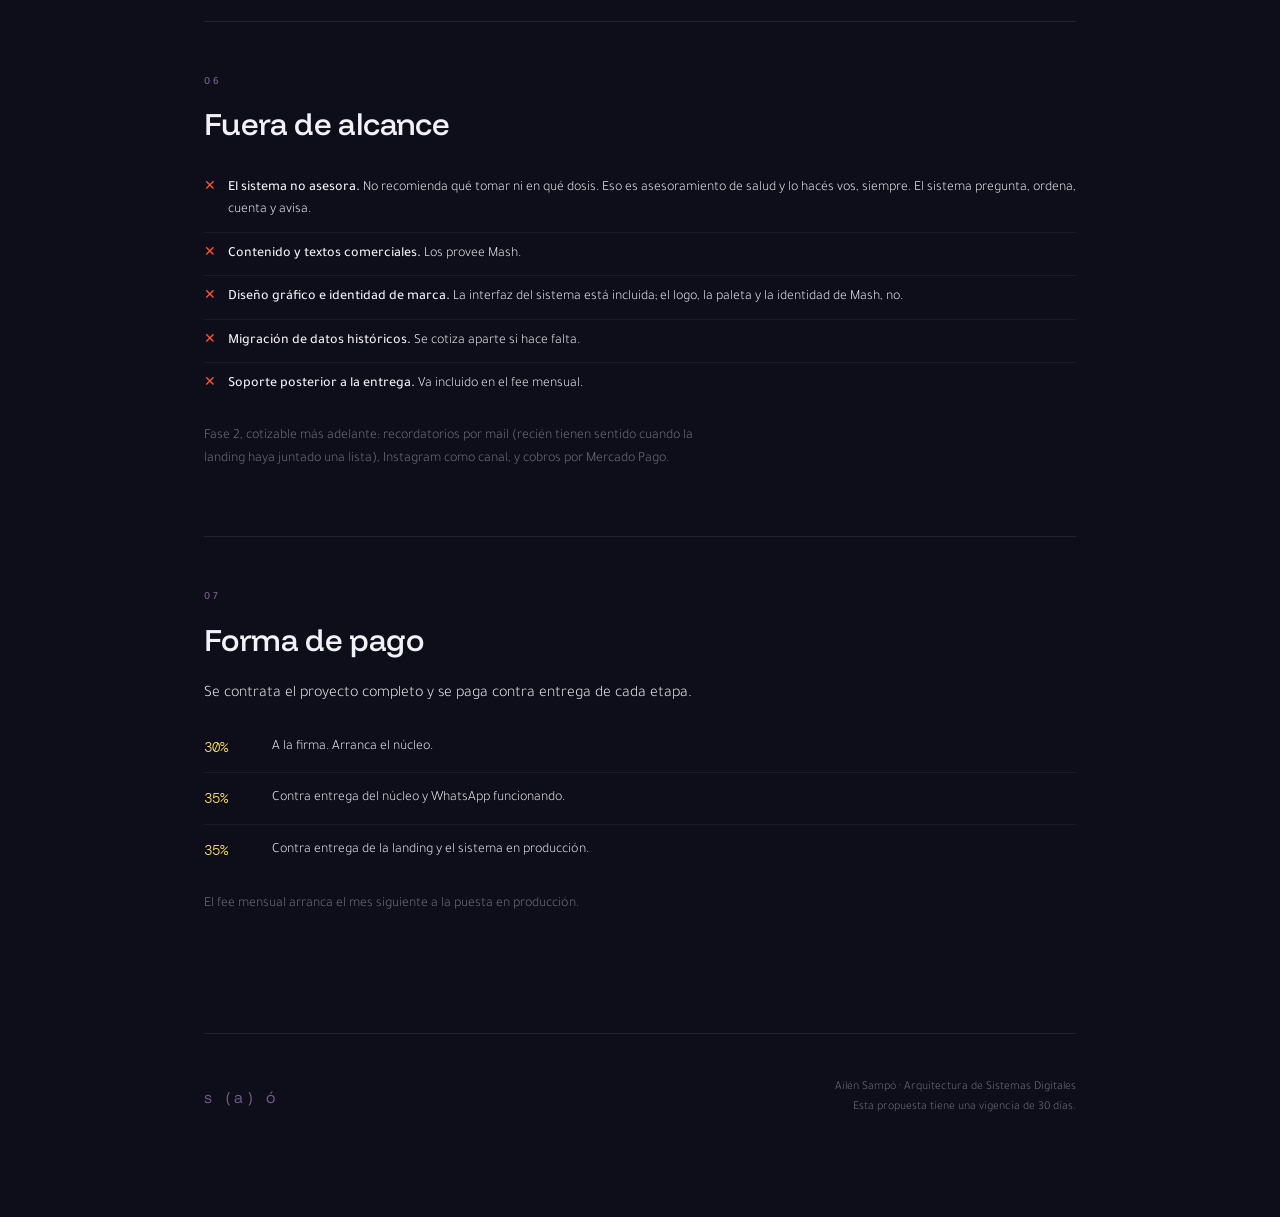
<file: propuesta-mash.html>
<!DOCTYPE html>
<html lang="es">
<head>
<meta charset="UTF-8">
<meta http-equiv="refresh" content="0;url=p/mash/">
<link rel="canonical" href="https://ailensampo.com/p/mash">
<title>Propuesta — Mash</title>
</head>
<body>
<p><a href="p/mash/">Ver propuesta Mash →</a></p>
</body>
</html>
</file>
<file: mash-ui.css>
/* Mash demo — limpio, poco ruido */
:root{
  --orange:#F27830;
  --purple:#7B5EA7;
  --mint:#B8E8E0;
  --black:#1A1A1A;
  --white:#FFFFFF;
  --cream:#FFF8F0;
  --ok:#2A7D4F;
  --urgent:#C0392B;
  --pending:#B8860B;
  --line:#E8E4DF;
  --muted:#6B6560;
  --accent:var(--orange);
  --accent-soft:var(--cream);
}
body.page-erp{--accent:var(--purple);--accent-soft:#F3EFF8}

*,*::before,*::after{box-sizing:border-box;margin:0;padding:0}
body{background:#FAFAF8;color:var(--black);font-family:'DM Sans',sans-serif;line-height:1.5;-webkit-font-smoothing:antialiased}
.wrap{max-width:960px;margin:0 auto;padding:0 20px 64px}

.topbar{background:var(--white);border-bottom:1px solid var(--line);position:sticky;top:0;z-index:50}
.topbar-inner{max-width:960px;margin:0 auto;padding:12px 20px;display:flex;align-items:center;gap:12px;flex-wrap:wrap}
.logo{display:flex;align-items:baseline;gap:8px;text-decoration:none;color:inherit}
.logo-script{font-family:'Pacifico',cursive;font-size:14px;color:var(--orange)}
.logo-main{font-family:'Archivo Black',sans-serif;font-size:20px}
.logo-panel{font-size:12px;color:var(--muted)}
.topbar-right{margin-left:auto;display:flex;align-items:center;gap:8px;flex-wrap:wrap}
.link-nav{font-size:14px;font-weight:600;color:var(--accent);text-decoration:none;padding:8px 12px;border-radius:8px;background:var(--accent-soft)}
.mono{font-family:'DM Mono',monospace;font-variant-numeric:tabular-nums}

.page-intro{padding:28px 0 20px;border-bottom:1px solid var(--line);margin-bottom:28px}
.page-intro h1{font-family:'Archivo Black',sans-serif;font-size:clamp(24px,4vw,32px);font-weight:400;margin-bottom:6px}
.page-intro p{font-size:15px;color:var(--muted);max-width:52ch}

.btn{font-size:14px;font-weight:600;background:var(--accent);color:var(--white);border:0;padding:10px 16px;border-radius:8px;cursor:pointer;font-family:inherit;min-height:44px}
.btn:hover{filter:brightness(1.05)}
.btn.ghost{background:transparent;color:var(--black);border:1px solid var(--line)}
.btn:disabled{opacity:.4;cursor:not-allowed}
.btn-sm{font-size:13px;padding:8px 12px;min-height:36px}

.sim-bar{display:flex;gap:6px;flex-wrap:wrap;font-size:12px;color:var(--muted);align-items:center}
.sim-bar .btn-sm{background:var(--white);color:var(--black);border:1px solid var(--line)}

section{margin-bottom:36px}
section h2{font-family:'Archivo Black',sans-serif;font-size:20px;margin-bottom:14px}
.panel{background:var(--white);border:1px solid var(--line);border-radius:12px;padding:20px}

.pick-row{display:grid;grid-template-columns:1fr 1fr;gap:10px;margin-bottom:20px}
.pick-btn{text-align:left;background:var(--white);border:2px solid var(--line);border-radius:10px;padding:14px 16px;cursor:pointer;font-family:inherit;transition:border-color .15s}
.pick-btn:hover,.pick-btn:focus{border-color:var(--accent);outline:none}
.pick-btn strong{display:block;font-size:15px;margin-bottom:2px}
.pick-btn span{font-size:13px;color:var(--muted)}
.pick-btn[data-start="wa"]{border-left:4px solid var(--purple)}
.pick-btn[data-start="ig"]{border-left:4px solid var(--orange)}

.crm-split{display:grid;grid-template-columns:1.1fr 0.9fr;gap:16px;align-items:start}
.ch-tabs{display:flex;gap:6px;margin-bottom:12px}
.ch-tab{font-size:14px;font-weight:600;padding:8px 14px;border:1px solid var(--line);border-radius:8px;background:var(--white);cursor:pointer;font-family:inherit}
.ch-tab.active{background:var(--accent-soft);border-color:var(--accent)}
.chat{background:var(--white);border:1px solid var(--line);border-radius:12px;padding:16px;min-height:360px;display:flex;flex-direction:column}
.chat-msgs{flex:1;display:flex;flex-direction:column;gap:8px;overflow-y:auto;max-height:300px;margin:0}
.chat-foot{display:flex;gap:8px;flex-wrap:wrap;padding-top:12px;border-top:1px solid var(--line);margin-top:12px}
.bubble{max-width:88%;padding:10px 12px;border-radius:12px;font-size:14px;line-height:1.45}
.bubble.in{align-self:flex-start;background:#F5F5F3}
.bubble.out{align-self:flex-end;background:var(--accent-soft)}
.bubble.sys{align-self:center;background:var(--black);color:var(--white);font-size:12px;text-align:center;max-width:100%;padding:8px 12px;border-radius:8px}
.bubble.humano{align-self:flex-start;background:var(--mint)}
.bubble .who{font-size:11px;color:var(--muted);margin-bottom:4px}

.ficha{background:var(--white);border:1px solid var(--line);border-radius:12px;padding:18px;min-height:360px}
.ficha.empty .ficha-placeholder{color:var(--muted);font-size:14px;margin-top:40px;line-height:1.5}
.ficha h3{font-family:'Archivo Black',sans-serif;font-size:18px;margin:4px 0}
.ficha .meta{font-size:13px;color:var(--muted);margin-bottom:16px}
.ficha-block{margin-top:14px;padding-top:14px;border-top:1px solid var(--line)}
.ficha-block .lbl{font-size:12px;font-weight:600;color:var(--muted);margin-bottom:6px}
.ficha-block ul{list-style:none;font-size:14px;display:flex;flex-direction:column;gap:4px}

.toast{position:fixed;bottom:20px;left:50%;transform:translateX(-50%) translateY(120%);background:var(--black);color:var(--white);border-radius:10px;padding:12px 18px;z-index:200;font-size:14px;transition:transform .3s;max-width:90vw}
.toast.show{transform:translateX(-50%) translateY(0)}
.toast a{color:var(--mint);font-weight:600}

.grid-stock{display:grid;grid-template-columns:repeat(2,1fr);gap:12px}
@media(min-width:720px){.grid-stock{grid-template-columns:repeat(4,1fr)}}
.prod{background:var(--white);border:1px solid var(--line);border-radius:10px;padding:14px;border-left:4px solid var(--line)}
.prod-reishi{border-left-color:var(--purple)}
.prod-melena{border-left-color:var(--orange)}
.prod-cordyceps{border-left-color:#E8A060}
.prod-ashwa{border-left-color:#8ECFC4}
.prod-name{font-weight:600;font-size:15px}
.prod-stock{font-family:'DM Mono',monospace;font-size:28px;font-weight:500;margin:8px 0 2px}
.prod-meta{font-size:12px;color:var(--muted)}
.prod-warn{font-size:12px;font-weight:600;color:var(--urgent);margin-top:6px}
.prod-ok{font-size:12px;color:var(--ok);margin-top:6px}

table{width:100%;border-collapse:collapse;font-size:14px}
thead th{text-align:left;font-size:12px;font-weight:600;color:var(--muted);padding:10px 12px;border-bottom:1px solid var(--line);background:#FAFAF8}
thead th.r,tbody td.r{text-align:right}
tbody td{padding:12px;border-bottom:1px solid var(--line)}
.table-scroll{overflow-x:auto;-webkit-overflow-scrolling:touch}
.table-scroll table{min-width:480px}
.cli{font-weight:600}.cli small{display:block;font-size:12px;color:var(--muted);font-weight:400}
.hide-sm{display:table-cell}
.dot-prod{display:inline-block;width:8px;height:8px;border-radius:2px;margin-right:6px;vertical-align:middle}
.dot-reishi{background:var(--purple)}.dot-melena{background:var(--orange)}
.dot-cordyceps{background:#E8A060}.dot-ashwa{background:#8ECFC4}
.st{font-size:13px;color:var(--muted)}
.rem-date{font-size:13px;color:var(--muted)}
.rem-date.rem-hoy{color:var(--ok);font-weight:600}
.linea-simple{font-size:13px;color:var(--black)}

.sale-row{display:grid;grid-template-columns:1fr 1fr auto;gap:10px;align-items:end;margin-bottom:16px}
.sale-row label,.client-row label{display:block;font-size:12px;font-weight:600;color:var(--muted);margin-bottom:4px}
.sale-row select,.client-row input{width:100%;padding:10px;border:1px solid var(--line);border-radius:8px;font-size:14px;font-family:inherit;background:var(--white)}
.client-row{display:grid;grid-template-columns:1fr 1fr;gap:10px;align-items:end;margin-bottom:16px}
@media(min-width:640px){.sale-row{grid-template-columns:1.2fr 1fr 0.4fr 0.6fr auto}.client-row{grid-template-columns:1.2fr 1fr 1fr auto}}

details.more{margin-top:32px;border:1px solid var(--line);border-radius:10px;background:var(--white)}
details.more summary{padding:14px 18px;font-weight:600;cursor:pointer;list-style:none}
details.more summary::-webkit-details-marker{display:none}
details.more .more-body{padding:0 18px 18px;color:var(--muted);font-size:14px}
.lote{padding:8px 0;border-bottom:1px solid var(--line);font-size:13px}
.lote:last-child{border-bottom:0}
.q{padding:8px 0;border-bottom:1px solid var(--line);font-size:13px}
.empty{color:var(--muted);font-size:13px;padding:8px 0}
.log{background:#1A1A1A;color:rgba(255,255,255,.7);border-radius:8px;padding:12px;height:140px;overflow-y:auto;font-family:'DM Mono',monospace;font-size:11px;line-height:1.8;margin-top:12px}
.log div b{color:var(--orange)}.log div u{color:#fff;text-decoration:none}

.hub-choices{display:grid;grid-template-columns:1fr 1fr;gap:14px;margin-top:8px}
.hub-btn{display:block;text-decoration:none;color:inherit;background:var(--white);border:1px solid var(--line);border-radius:12px;padding:24px}
.hub-btn h2{font-family:'Archivo Black',sans-serif;font-size:22px;margin:8px 0 6px}
.hub-btn p{font-size:14px;color:var(--muted);line-height:1.45}
.hub-btn .go{display:inline-block;margin-top:14px;font-size:14px;font-weight:600;color:var(--accent)}
.hub-canales{border-top:3px solid var(--orange)}
.hub-erp{border-top:3px solid var(--purple)}
.hub-erp .go{color:var(--purple)}
.hub-order{font-size:14px;color:var(--muted);margin-top:24px;padding:14px;background:var(--white);border-radius:10px;border:1px solid var(--line)}
.hub-order a{color:var(--orange);font-weight:600}

@media(max-width:720px){
  .crm-split,.hub-choices,.pick-row,.grid-stock{grid-template-columns:1fr}
  .hide-sm{display:none}
  .sale-row{grid-template-columns:1fr}
  .client-row{grid-template-columns:1fr}
}
</file>
